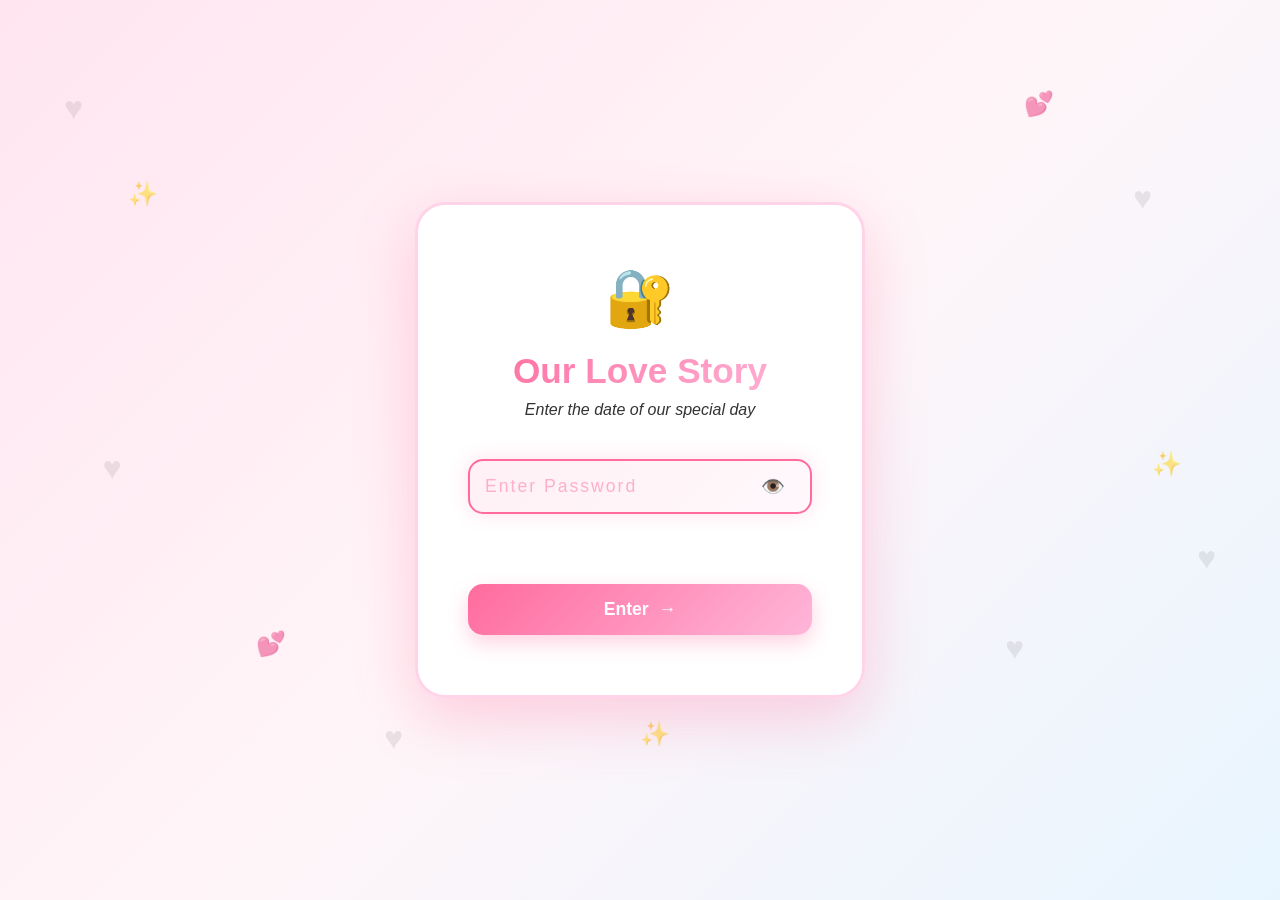
<file: index.html>
<!DOCTYPE html>
<html lang="ar">
<head>
    <meta charset="UTF-8">
    <meta name="viewport" content="width=device-width, initial-scale=1.0">
    <title>Sasso & Baba - Anniversary Website</title>
    <link rel="stylesheet" href="styles.css">
</head>
<body class="home-page">
    <!-- Redirect Check -->
    <script>
        // Check if user has access
        const session = localStorage.getItem('anniversaryAccess');
        if (!session) {
            window.location.href = 'password.html';
        }
    </script>

    <!-- Audio Player -->
    <audio id="backgroundMusic" loop>
        <source src="https://www.soundhelix.com/examples/mp3/SoundHelix-Song-1.mp3" type="audio/mpeg">
    </audio>
    
    <button id="musicToggle" class="music-toggle" title="Toggle Music">
        <span class="music-icon">🔊</span>
    </button>

    <div class="container">
        <!-- Animated Background -->
        <div class="background">
            <div class="heart heart1">♥</div>
            <div class="heart heart2">♥</div>
            <div class="heart heart3">♥</div>
            <div class="heart heart4">♥</div>
            <div class="heart heart5">♥</div>
        </div>

        <!-- Hero Section -->
        <div class="hero-section">
            <div class="hero-content">
                <h1 class="hero-title">Sasso & Baba</h1>
                <p class="hero-subtitle">Our Beautiful Love Story</p>
                <div class="counter">
                    <div class="counter-item">
                        <span class="counter-value">August 22, 2025</span>
                        <span class="counter-label">When It Started</span>
                    </div>
                </div>
                <div class="cta-buttons">
                    <a href="memories.html" class="btn btn-primary">
                        <span>Our Memories</span>
                        <span class="icon">📸</span>
                    </a>
                    <button class="btn btn-secondary" onclick="scrollToMessage()">
                        <span>Read Our Story</span>
                        <span class="icon">💕</span>
                    </button>
                </div>
            </div>
            <div class="hero-decoration">
                <div class="decoration-heart">♥</div>
            </div>
        </div>

        <!-- Main Message Section -->
        <div class="message-section">
            <div class="message-card" id="mainMessage">
                <div class="message-header">
                    <h2>To My Love</h2>
                    <div class="header-decoration">✨ 💕 ✨</div>
                </div>
                
                <div class="message-content">
                    <p class="greeting">Dear Baba,</p>
                    
                    <p>Every day with you is a blessing I never knew I needed. From the moment our story began on August 22nd, you became my reason to smile, my reason to believe in love, and my reason to dream bigger.</p>
                    
                    <p>We share the same birthday - the 13th of November - and I can't help but believe this is destiny telling us we were meant to find each other. You are my best friend, my partner in crime, and my forever love.</p>
                    
                    <p>Through every laugh, every tear, and every adventure, I'm grateful to walk this beautiful journey with you. You make me believe in soulmates.</p>
                    
                    <p>Here's to many more years of memories, of love, and of you and me against the world.</p>
                    
                    <p class="closing">Forever yours,<br><span class="signature">Sasso</span></p>
                </div>
                
                <div class="message-footer">
                    <p>❤️ With All My Love ❤️</p>
                </div>
            </div>
        </div>

        <!-- Timeline Section -->
        <div class="timeline-section">
            <h2>Our Timeline</h2>
            <div class="timeline">
                <div class="timeline-item">
                    <div class="timeline-marker"></div>
                    <div class="timeline-content">
                        <h3>August 22, 2025</h3>
                        <p>The day our beautiful story began ✨</p>
                    </div>
                </div>
                <div class="timeline-item">
                    <div class="timeline-marker"></div>
                    <div class="timeline-content">
                        <h3>Every Day Since</h3>
                        <p>Filled with love, laughter, and countless precious moments</p>
                    </div>
                </div>
                <div class="timeline-item">
                    <div class="timeline-marker"></div>
                    <div class="timeline-content">
                        <h3>Forever & Always</h3>
                        <p>Our story continues until the end of life 💕</p>
                    </div>
                </div>
            </div>
        </div>

        <!-- Navigation to Memories -->
        <div class="memories-link">
            <a href="memories.html" class="btn btn-large">
                <span class="btn-text">View Our Beautiful Memories</span>
                <span class="btn-icon">→</span>
            </a>
        </div>
    </div>

    <script src="script.js"></script>
</body>
</html>
</file>
<file: styles.css>
:root {
    --primary-pink: #FFB6D9;
    --secondary-pink: #FFC0CB;
    --white: #FFFFFF;
    --accent-red: #FF6B9D;
    --text-dark: #333333;
    --text-light: #666666;
    --gold: #FFD700;
}

* {
    margin: 0;
    padding: 0;
    box-sizing: border-box;
}

body {
    font-family: 'Segoe UI', Tahoma, Geneva, Verdana, sans-serif;
    background: linear-gradient(135deg, #FFE5F0 0%, #FFF5F8 50%, #E8F5FF 100%);
    min-height: 100vh;
    color: var(--text-dark);
    overflow-x: hidden;
}

.container {
    width: 100%;
    min-height: 100vh;
    display: flex;
    flex-direction: column;
    position: relative;
}

/* Music Toggle Button */
.music-toggle {
    position: fixed;
    bottom: 30px;
    right: 30px;
    width: 60px;
    height: 60px;
    border-radius: 50%;
    background: linear-gradient(135deg, var(--accent-red) 0%, var(--primary-pink) 100%);
    border: none;
    cursor: pointer;
    font-size: 1.5rem;
    box-shadow: 0 4px 15px rgba(255, 107, 157, 0.3);
    transition: all 0.3s ease;
    z-index: 100;
    display: flex;
    align-items: center;
    justify-content: center;
}

.music-toggle:hover {
    transform: scale(1.1);
    box-shadow: 0 6px 20px rgba(255, 107, 157, 0.4);
}

.music-toggle:active {
    transform: scale(0.95);
}

.music-toggle.playing .music-icon {
    animation: pulse-music 1s ease-in-out infinite;
}

@keyframes pulse-music {
    0%, 100% { transform: scale(1); }
    50% { transform: scale(1.2); }
}

/* Animated Background Hearts */
.background {
    position: fixed;
    top: 0;
    left: 0;
    width: 100%;
    height: 100%;
    pointer-events: none;
    z-index: 0;
}

.heart {
    position: absolute;
    font-size: 2rem;
    opacity: 0.1;
    animation: float 6s ease-in-out infinite;
}

.heart1 { top: 10%; left: 10%; animation-delay: 0s; }
.heart2 { top: 20%; right: 15%; animation-delay: 1s; }
.heart3 { top: 50%; left: 5%; animation-delay: 2s; }
.heart4 { top: 60%; right: 10%; animation-delay: 1.5s; }
.heart5 { top: 80%; left: 20%; animation-delay: 2.5s; }

@keyframes float {
    0%, 100% { transform: translateY(0) rotate(0deg); }
    50% { transform: translateY(-30px) rotate(10deg); }
}

/* MEMORIES PAGE STYLES */
.memories-header {
    padding: 50px 20px 30px;
    text-align: center;
    z-index: 2;
    position: relative;
}

.btn-back {
    background: rgba(255, 107, 157, 0.2);
    color: var(--accent-red);
    border: 2px solid var(--accent-red);
    padding: 10px 20px;
    font-size: 1rem;
    font-weight: 600;
    border-radius: 50px;
    cursor: pointer;
    transition: all 0.3s ease;
    margin-bottom: 30px;
    display: inline-flex;
    align-items: center;
    gap: 8px;
}

.btn-back:hover {
    background: var(--accent-red);
    color: white;
    transform: translateX(-5px);
}

.memories-header h1 {
    font-size: 3rem;
    background: linear-gradient(135deg, var(--accent-red) 0%, var(--primary-pink) 100%);
    -webkit-background-clip: text;
    -webkit-text-fill-color: transparent;
    background-clip: text;
    margin-bottom: 10px;
    animation: slideDown 0.8s ease-out;
}

.header-subtitle {
    font-size: 1.1rem;
    color: var(--accent-red);
    font-style: italic;
    animation: fadeIn 1s ease-out 0.3s both;
}

@keyframes slideDown {
    from {
        opacity: 0;
        transform: translateY(-20px);
    }
    to {
        opacity: 1;
        transform: translateY(0);
    }
}

@keyframes fadeIn {
    from { opacity: 0; }
    to { opacity: 1; }
}

/* Premium Gallery Section */
.gallery-section {
    padding: 40px 20px;
    z-index: 1;
    position: relative;
}

.gallery-container {
    max-width: 1400px;
    margin: 0 auto;
}

.gallery-grid {
    display: grid;
    grid-template-columns: repeat(auto-fit, minmax(250px, 1fr));
    gap: 20px;
    auto-rows: 280px;
}

.gallery-item {
    position: relative;
    overflow: hidden;
    border-radius: 20px;
    cursor: pointer;
    animation: gallerySlideUp 0.6s ease-out both;
}

.gallery-item:nth-child(1) { animation-delay: 0.1s; }
.gallery-item:nth-child(2) { animation-delay: 0.2s; }
.gallery-item:nth-child(3) { animation-delay: 0.3s; }
.gallery-item:nth-child(4) { animation-delay: 0.4s; }
.gallery-item:nth-child(5) { animation-delay: 0.5s; }
.gallery-item:nth-child(6) { animation-delay: 0.6s; }
.gallery-item:nth-child(7) { animation-delay: 0.7s; }

@keyframes gallerySlideUp {
    from {
        opacity: 0;
        transform: translateY(30px);
    }
    to {
        opacity: 1;
        transform: translateY(0);
    }
}

.gallery-item-large {
    grid-column: span 2;
    grid-row: span 2;
}

.gallery-image-wrapper {
    width: 100%;
    height: 100%;
    position: relative;
    overflow: hidden;
    background: linear-gradient(135deg, var(--secondary-pink), var(--primary-pink));
}

.gallery-image {
    width: 100%;
    height: 100%;
    object-fit: cover;
    transition: all 0.5s cubic-bezier(0.34, 1.56, 0.64, 1);
    filter: brightness(0.95);
}

.gallery-item:hover .gallery-image {
    transform: scale(1.15) rotate(2deg);
    filter: brightness(1.1);
}

.gallery-overlay {
    position: absolute;
    top: 0;
    left: 0;
    width: 100%;
    height: 100%;
    background: linear-gradient(135deg, rgba(255, 107, 157, 0.7) 0%, rgba(255, 182, 217, 0.6) 100%);
    display: flex;
    flex-direction: column;
    justify-content: flex-end;
    padding: 20px;
    opacity: 0;
    transition: opacity 0.4s ease;
    backdrop-filter: blur(5px);
}

.gallery-item:hover .gallery-overlay {
    opacity: 1;
}

.gallery-overlay h3 {
    color: white;
    font-size: 1.5rem;
    margin-bottom: 8px;
    text-shadow: 2px 2px 4px rgba(0, 0, 0, 0.2);
}

.gallery-overlay p {
    color: rgba(255, 255, 255, 0.9);
    font-size: 0.95rem;
    text-shadow: 1px 1px 2px rgba(0, 0, 0, 0.2);
}

/* Lightbox Modal */
.lightbox {
    display: none;
    position: fixed;
    top: 0;
    left: 0;
    width: 100%;
    height: 100%;
    background: rgba(0, 0, 0, 0.95);
    z-index: 1000;
    animation: fadeIn 0.3s ease;
}

.lightbox.active {
    display: flex;
    align-items: center;
    justify-content: center;
}

.lightbox-content {
    position: relative;
    width: 90%;
    max-width: 900px;
    animation: zoomIn 0.3s ease;
}

@keyframes zoomIn {
    from {
        transform: scale(0.8);
        opacity: 0;
    }
    to {
        transform: scale(1);
        opacity: 1;
    }
}

.lightbox-image {
    width: 100%;
    height: auto;
    max-height: 85vh;
    object-fit: contain;
    border-radius: 15px;
    box-shadow: 0 20px 60px rgba(0, 0, 0, 0.5);
}

.lightbox-close {
    position: absolute;
    top: -40px;
    right: 0;
    background: none;
    border: none;
    color: white;
    font-size: 2.5rem;
    cursor: pointer;
    transition: all 0.3s ease;
    z-index: 1001;
}

.lightbox-close:hover {
    transform: scale(1.2);
}

.lightbox-prev,
.lightbox-next {
    position: absolute;
    top: 50%;
    transform: translateY(-50%);
    background: rgba(255, 107, 157, 0.7);
    border: none;
    color: white;
    font-size: 2rem;
    width: 50px;
    height: 50px;
    border-radius: 50%;
    cursor: pointer;
    transition: all 0.3s ease;
    display: flex;
    align-items: center;
    justify-content: center;
}

.lightbox-prev:hover,
.lightbox-next:hover {
    background: rgba(255, 107, 157, 1);
    transform: translateY(-50%) scale(1.1);
}

.lightbox-prev { left: -70px; }
.lightbox-next { right: -70px; }

.lightbox-caption {
    color: white;
    text-align: center;
    margin-top: 20px;
    font-size: 1.1rem;
}

/* Love Message Section */
.love-message-section {
    padding: 60px 20px;
    z-index: 1;
    position: relative;
}

.message-box {
    max-width: 700px;
    margin: 0 auto;
    background: rgba(255, 255, 255, 0.95);
    padding: 50px 40px;
    border-radius: 20px;
    box-shadow: 0 15px 40px rgba(255, 107, 157, 0.2);
    border: 2px solid rgba(255, 182, 217, 0.5);
    position: relative;
    animation: messageSlideUp 0.8s ease-out 0.2s both;
}

@keyframes messageSlideUp {
    from {
        opacity: 0;
        transform: translateY(30px);
    }
    to {
        opacity: 1;
        transform: translateY(0);
    }
}

.message-decoration {
    text-align: center;
    font-size: 1.5rem;
    margin-bottom: 20px;
    animation: twinkle 2s ease-in-out infinite;
}

@keyframes twinkle {
    0%, 100% { opacity: 0.5; }
    50% { opacity: 1; }
}

.message-box h2 {
    color: var(--accent-red);
    margin-bottom: 30px;
    text-align: center;
    font-size: 2rem;
    text-shadow: 2px 2px 4px rgba(255, 107, 157, 0.1);
}

.message-box p {
    color: var(--text-dark);
    line-height: 1.8;
    margin-bottom: 18px;
    font-size: 1rem;
}

.signature {
    text-align: right;
    font-style: italic;
    margin-top: 40px;
    color: var(--accent-red);
}

.signature-name {
    font-weight: 700;
    font-size: 1.2rem;
}

/* Timeline Section */
.timeline-section {
    padding: 60px 20px;
    z-index: 1;
    position: relative;
}

.timeline-section h2 {
    text-align: center;
    color: var(--accent-red);
    margin-bottom: 50px;
    font-size: 2.2rem;
}

.timeline {
    max-width: 600px;
    margin: 0 auto;
    position: relative;
}

.timeline::before {
    content: '';
    position: absolute;
    left: 50%;
    transform: translateX(-50%);
    width: 4px;
    height: 100%;
    background: linear-gradient(to bottom, var(--accent-red), var(--primary-pink), var(--accent-red));
    border-radius: 2px;
}

.timeline-item {
    margin-bottom: 50px;
    display: flex;
    align-items: center;
    animation: timelineSlide 0.8s ease-out both;
}

.timeline-item:nth-child(1) { animation-delay: 0.2s; }
.timeline-item:nth-child(2) { animation-delay: 0.4s; }
.timeline-item:nth-child(3) { animation-delay: 0.6s; }

@keyframes timelineSlide {
    from {
        opacity: 0;
        transform: translateX(-20px);
    }
    to {
        opacity: 1;
        transform: translateX(0);
    }
}

.timeline-item:nth-child(even) {
    flex-direction: row-reverse;
}

.timeline-item:nth-child(even) .timeline-content {
    margin-left: 0;
    margin-right: auto;
}

.timeline-marker {
    width: 24px;
    height: 24px;
    background: white;
    border: 4px solid var(--accent-red);
    border-radius: 50%;
    position: absolute;
    left: 50%;
    transform: translateX(-50%);
    box-shadow: 0 0 0 6px var(--primary-pink), 0 0 20px rgba(255, 107, 157, 0.4);
    transition: all 0.3s ease;
}

.timeline-item:hover .timeline-marker {
    transform: translateX(-50%) scale(1.3);
}

.timeline-content {
    width: calc(50% - 40px);
    background: rgba(255, 255, 255, 0.9);
    padding: 25px;
    border-radius: 15px;
    box-shadow: 0 8px 20px rgba(255, 107, 157, 0.15);
    border-left: 4px solid var(--accent-red);
    transition: all 0.3s ease;
}

.timeline-item:nth-child(even) .timeline-content {
    border-left: none;
    border-right: 4px solid var(--accent-red);
}

.timeline-content:hover {
    box-shadow: 0 12px 30px rgba(255, 107, 157, 0.25);
    transform: translateY(-5px);
}

.timeline-content h3 {
    color: var(--accent-red);
    margin-bottom: 10px;
    font-size: 1.2rem;
}

.timeline-content p {
    color: var(--text-light);
    font-size: 0.95rem;
    line-height: 1.6;
}

/* Responsive Design */
@media (max-width: 1200px) {
    .gallery-item-large {
        grid-column: span 1;
        grid-row: span 1;
    }

    .gallery-grid {
        auto-rows: 220px;
    }
}

@media (max-width: 768px) {
    .memories-header h1 {
        font-size: 2rem;
    }

    .gallery-grid {
        grid-template-columns: repeat(2, 1fr);
        auto-rows: 180px;
        gap: 15px;
    }

    .gallery-item-large {
        grid-column: span 2;
        grid-row: span 2;
    }

    .lightbox-prev,
    .lightbox-next {
        width: 40px;
        height: 40px;
        font-size: 1.5rem;
    }

    .lightbox-prev { left: 10px; }
    .lightbox-next { right: 10px; }

    .message-box {
        padding: 30px 20px;
    }

    .timeline::before {
        left: 0;
    }

    .timeline-item,
    .timeline-item:nth-child(even) {
        flex-direction: column;
    }

    .timeline-content {
        width: 100%;
        margin: 0 !important;
        margin-left: 30px;
        border-left: 4px solid var(--accent-red) !important;
        border-right: none !important;
    }

    .timeline-marker {
        left: 0;
    }

    .music-toggle {
        bottom: 20px;
        right: 20px;
        width: 50px;
        height: 50px;
        font-size: 1.2rem;
    }
}

@media (max-width: 480px) {
    .gallery-grid {
        grid-template-columns: 1fr;
        auto-rows: 200px;
    }

    .gallery-item-large {
        grid-column: span 1;
        grid-row: span 1;
    }

    .memories-header {
        padding: 30px 15px 20px;
    }

    .btn-back {
        margin-bottom: 20px;
        padding: 8px 15px;
        font-size: 0.9rem;
    }
}
</file>
<file: password-styles.css>
:root {
    --primary-pink: #FFB6D9;
    --secondary-pink: #FFC0CB;
    --accent-red: #FF6B9D;
    --white: #FFFFFF;
    --text-dark: #333333;
    --gold: #FFD700;
}

* {
    margin: 0;
    padding: 0;
    box-sizing: border-box;
}

body {
    font-family: 'Segoe UI', Tahoma, Geneva, Verdana, sans-serif;
    background: linear-gradient(135deg, #FFE5F0 0%, #FFF5F8 50%, #E8F5FF 100%);
    min-height: 100vh;
    display: flex;
    align-items: center;
    justify-content: center;
    overflow: hidden;
}

.password-page {
    position: relative;
}

.password-container {
    width: 100%;
    min-height: 100vh;
    display: flex;
    align-items: center;
    justify-content: center;
    position: relative;
    padding: 20px;
}

/* Animated Background Hearts */
.background {
    position: fixed;
    top: 0;
    left: 0;
    width: 100%;
    height: 100%;
    pointer-events: none;
    z-index: 0;
}

.heart {
    position: absolute;
    font-size: 2rem;
    opacity: 0.08;
    animation: float 8s ease-in-out infinite;
}

.heart1 { top: 10%; left: 5%; animation-delay: 0s; }
.heart2 { top: 20%; right: 10%; animation-delay: 1s; }
.heart3 { top: 50%; left: 8%; animation-delay: 2s; }
.heart4 { top: 60%; right: 5%; animation-delay: 1.5s; }
.heart5 { top: 30%; left: 50%; animation-delay: 2.5s; }
.heart6 { top: 70%; right: 20%; animation-delay: 0.5s; }
.heart7 { top: 40%; right: 40%; animation-delay: 3s; }
.heart8 { top: 80%; left: 30%; animation-delay: 1.8s; }

@keyframes float {
    0%, 100% { transform: translateY(0) rotate(0deg); opacity: 0.08; }
    50% { transform: translateY(-50px) rotate(10deg); opacity: 0.15; }
}

/* Particles */
.particles {
    position: fixed;
    width: 100%;
    height: 100%;
    top: 0;
    left: 0;
    pointer-events: none;
    z-index: 1;
}

.particle {
    position: absolute;
    font-size: 1.5rem;
    animation: drift 6s infinite linear;
    opacity: 0.6;
}

.particle:nth-child(1) { left: 10%; top: 20%; animation-delay: 0s; }
.particle:nth-child(2) { left: 80%; top: 10%; animation-delay: 1s; }
.particle:nth-child(3) { left: 50%; top: 80%; animation-delay: 2s; }
.particle:nth-child(4) { left: 20%; top: 70%; animation-delay: 1.5s; }
.particle:nth-child(5) { left: 90%; top: 50%; animation-delay: 2.5s; }

@keyframes drift {
    0% {
        transform: translateY(0) translateX(0);
        opacity: 0.6;
    }
    50% {
        opacity: 1;
    }
    100% {
        transform: translateY(-100vh) translateX(100px);
        opacity: 0;
    }
}

/* Password Box */
.password-box {
    background: rgba(255, 255, 255, 0.95);
    padding: 60px 50px;
    border-radius: 30px;
    box-shadow: 0 20px 60px rgba(255, 107, 157, 0.3);
    border: 3px solid rgba(255, 182, 217, 0.6);
    max-width: 450px;
    width: 100%;
    position: relative;
    z-index: 10;
    animation: slideUp 0.8s cubic-bezier(0.34, 1.56, 0.64, 1);
    backdrop-filter: blur(10px);
}

@keyframes slideUp {
    from {
        opacity: 0;
        transform: translateY(50px);
    }
    to {
        opacity: 1;
        transform: translateY(0);
    }
}

.lock-icon {
    text-align: center;
    font-size: 3.5rem;
    margin-bottom: 20px;
    animation: pulse 2s ease-in-out infinite;
}

@keyframes pulse {
    0%, 100% {
        transform: scale(1);
    }
    50% {
        transform: scale(1.1);
    }
}

.password-box h1 {
    text-align: center;
    color: var(--accent-red);
    font-size: 2.2rem;
    margin-bottom: 10px;
    background: linear-gradient(135deg, var(--accent-red) 0%, var(--primary-pink) 100%);
    -webkit-background-clip: text;
    -webkit-text-fill-color: transparent;
    background-clip: text;
}

.subtitle {
    text-align: center;
    color: var(--text-dark);
    font-size: 1rem;
    margin-bottom: 40px;
    font-style: italic;
}

/* Password Form */
.password-form {
    display: flex;
    flex-direction: column;
    gap: 20px;
}

.input-wrapper {
    position: relative;
    display: flex;
    align-items: center;
    background: linear-gradient(135deg, rgba(255, 107, 157, 0.05) 0%, rgba(255, 182, 217, 0.05) 100%);
    border: 2px solid rgba(255, 107, 157, 0.3);
    border-radius: 15px;
    padding: 0 15px;
    transition: all 0.3s ease;
}

.input-wrapper:focus-within {
    border-color: var(--accent-red);
    box-shadow: 0 0 20px rgba(255, 107, 157, 0.2);
    background: linear-gradient(135deg, rgba(255, 107, 157, 0.1) 0%, rgba(255, 182, 217, 0.1) 100%);
}

.password-input {
    flex: 1;
    border: none;
    background: transparent;
    padding: 15px 0;
    font-size: 1.1rem;
    color: var(--text-dark);
    outline: none;
    font-weight: 500;
    letter-spacing: 2px;
}

.password-input::placeholder {
    color: rgba(255, 107, 157, 0.5);
}

.toggle-password {
    background: none;
    border: none;
    cursor: pointer;
    font-size: 1.2rem;
    padding: 0 10px;
    transition: transform 0.3s ease;
}

.toggle-password:hover {
    transform: scale(1.2);
}

.error-message {
    color: #FF6B6B;
    font-size: 0.95rem;
    text-align: center;
    min-height: 20px;
    opacity: 0;
    transition: opacity 0.3s ease;
    animation: shake 0.5s ease-in-out;
}

.error-message.show {
    opacity: 1;
}

@keyframes shake {
    0%, 100% { transform: translateX(0); }
    25% { transform: translateX(-10px); }
    75% { transform: translateX(10px); }
}

.submit-btn {
    background: linear-gradient(135deg, var(--accent-red) 0%, var(--primary-pink) 100%);
    color: white;
    border: none;
    padding: 15px 30px;
    font-size: 1.1rem;
    font-weight: 700;
    border-radius: 15px;
    cursor: pointer;
    transition: all 0.3s cubic-bezier(0.34, 1.56, 0.64, 1);
    display: flex;
    align-items: center;
    justify-content: center;
    gap: 10px;
    box-shadow: 0 8px 20px rgba(255, 107, 157, 0.3);
    margin-top: 10px;
}

.submit-btn:hover {
    transform: translateY(-3px);
    box-shadow: 0 12px 30px rgba(255, 107, 157, 0.4);
}

.submit-btn:active {
    transform: translateY(-1px);
}

.arrow {
    transition: transform 0.3s ease;
}

.submit-btn:hover .arrow {
    transform: translateX(5px);
}

.submit-btn:disabled {
    opacity: 0.7;
    cursor: not-allowed;
}

/* Success Message */
.success-message {
    display: none;
    text-align: center;
    margin-top: 30px;
    padding: 20px;
    background: linear-gradient(135deg, rgba(255, 107, 157, 0.1) 0%, rgba(255, 182, 217, 0.1) 100%);
    border-radius: 15px;
    animation: slideIn 0.6s ease-out;
}

.success-message.show {
    display: block;
}

@keyframes slideIn {
    from {
        opacity: 0;
        transform: translateY(20px);
    }
    to {
        opacity: 1;
        transform: translateY(0);
    }
}

.success-message p {
    color: var(--accent-red);
    font-size: 1.3rem;
    font-weight: 600;
    line-height: 1.8;
}

/* Responsive Design */
@media (max-width: 600px) {
    .password-box {
        padding: 40px 30px;
        border-radius: 20px;
    }

    .password-box h1 {
        font-size: 1.8rem;
    }

    .lock-icon {
        font-size: 2.5rem;
        margin-bottom: 15px;
    }

    .password-input {
        font-size: 1rem;
        padding: 12px 0;
    }

    .submit-btn {
        font-size: 1rem;
        padding: 12px 25px;
    }
}

@media (max-width: 400px) {
    .password-box {
        padding: 30px 20px;
    }

    .password-box h1 {
        font-size: 1.5rem;
    }

    .subtitle {
        font-size: 0.9rem;
    }
}
</file>
